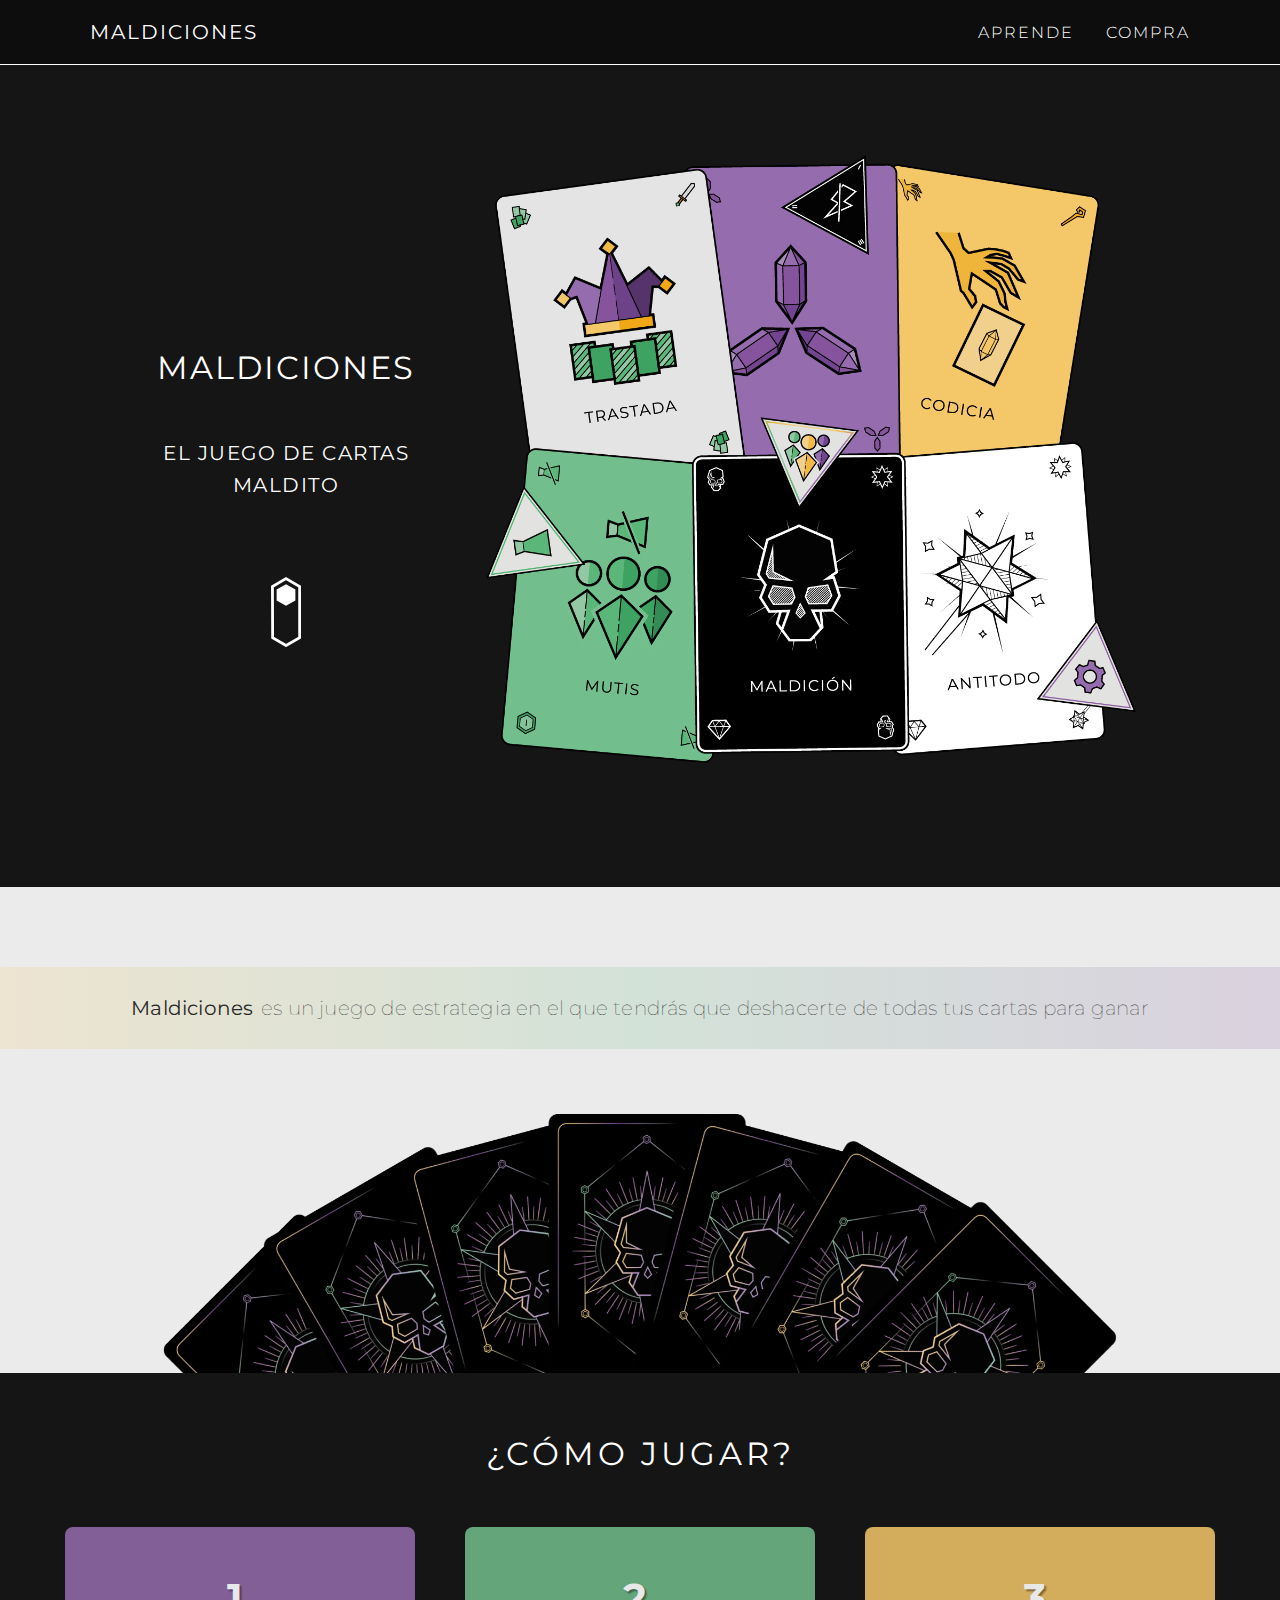
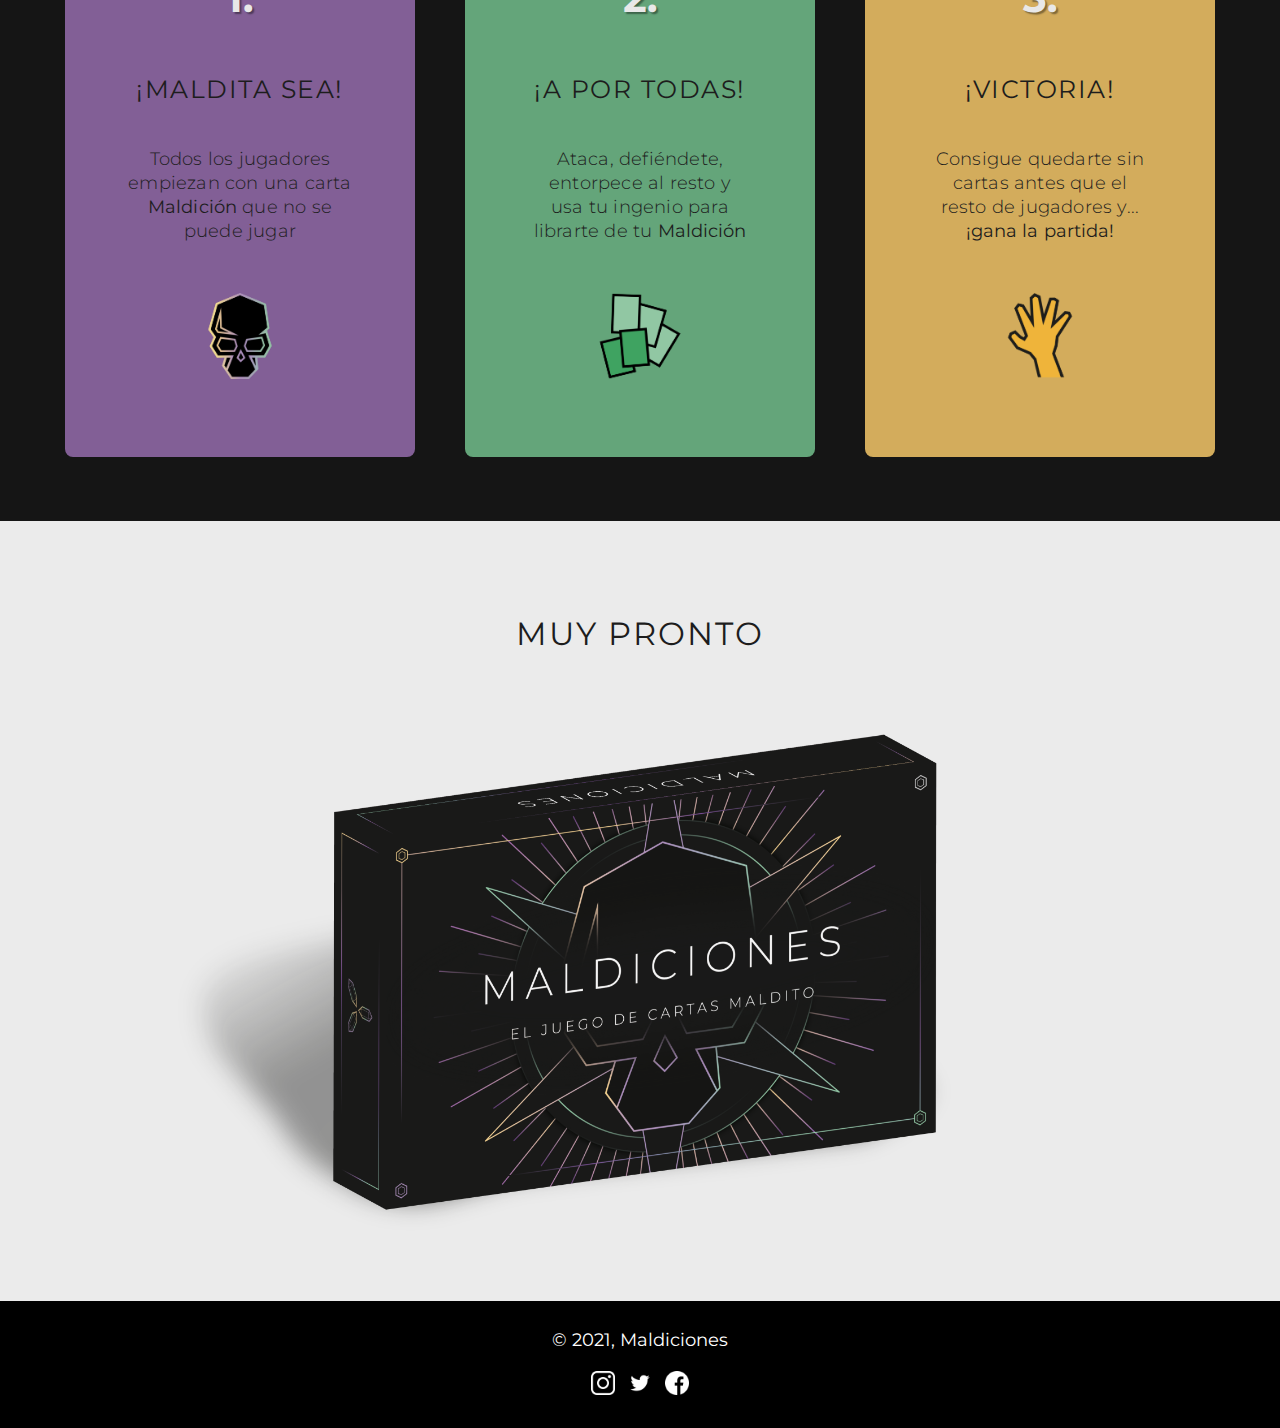
<file: index.html>
<!DOCTYPE html>
<html lang="es">
    <head>
        <meta charset="UTF-8">
        <meta name="viewport" content="width=device-width, initial-scale=1.0">
        <title>Maldiciones</title>
        <link rel="stylesheet" href="css/style.css">
        <link rel="icon" href="images/Flaticon.png" sizes="32x32">
        <link rel="icon" href="images/Flaticon.png" sizes="192x192">
        <link rel="apple-touch-icon" href="images/Flaticon.png">
    </head>
    <body>

        <!-- HEADER -->

        <header>
            <div class="header-container">
                <a href="index.html" class="logo">MALDICIONES</a>
                <nav>
                    <ul>
                        <li><a href="#" onclick="toggle();">APRENDE</a></li>
                        <li><a href="placeholder.html">COMPRA</a></li>
                    </ul>
                </nav>
                <div class="trailer">
                    <video src="videos/maldiciones-anim-opt.mp4" controls="true"></video>
                    <img src="images/Close.png" alt="close button" class="close" onclick="toggle();">
                </div>
            </div>
        </header>

        <!-- OPENING -->

        <section class="opening">
            <div class="opening-container">
                <div class="opening-left fade-in">
                    <div class="opening-text">
                        <h1>MALDICIONES</h1>
                        <h3>EL JUEGO DE CARTAS <br>MALDITO</h3>
                    </div>
                    <div class="scroll-content">
                        <svg class="scroll" xmlns="http://www.w3.org/2000/svg" 
                            viewBox="0 0 43 100.52"><defs><style>.cls-1{fill:none;stroke:#fff;stroke-miterlimit:10;stroke-width:4px;}.cls-2{fill:#fff;}</style></defs>
                            <g id="Grupo_4" data-name="Grupo 4">
                            <path id="Trazado_15" data-name="Trazado 15" class="cls-1" d="M38,39l.29,73.42,19.21,11.24L77,112.56V39L57.46,27.73Z" transform="translate(-35.95 -25.42)"/>
                            <g id="Trazado_16" data-name="Trazado 16"><polygon class="hexagon" points="34.93 18.08 34.93 33.58 21.51 41.33 8.08 33.58 8.08 18.08 21.51 10.33 34.93 18.08"/></g>
                            </g>
                        </svg>
                    </div>
                </div>
                <div class="opening-image fade-in-delay">
                    <img src="images/Conjunto parte trasera.png" alt="Cartas Maldiciones" class="intro-image fade-in">
                </div>
            </div>
        </section>

        <!-- MID SECTION -->

        <section class="mid">
            <div class="mid-container fade-in">
                <div class="subtitle">
                    <span class="p-subtitle p-strong fade-in-delay">Maldiciones</span>
                    <span class="p-subtitle fade-in-delay">es un juego de estrategia en el que tendrás que deshacerte de todas tus cartas para ganar</span>
                </div>
                <div class="cardhand">
                    <div class="back-group">
                        <img src="images/Grupo traseras.png" alt="Cartas Maldiciones traseras" class="fade-in">
                    </div>
                </div>
            </div>
        </section>

        <!-- RULES -->

        <section class="rules">
            <div class="rules-container fade-in">
                <div class="howto-box">
                    <h1 class="howto fade-in">¿CÓMO JUGAR?</h1>
                </div>
                <div class="rules-box">
                    <div class="rules-card purple fade-in">
                        <h1 class="number1 fade-in-delay">1.</h1>
                        <h3 class="rule-subtitle1 fade-in-delay">¡MALDITA SEA!</h3>
                        <p class="rule-text1 fade-in-delay">Todos los jugadores <br>empiezan con una carta <br><strong>Maldición</strong> que no se <br>puede jugar</p>
                        <img class="rule-icon fade-in-delay" src="images/Cabeza.png" alt="Icono Maldiciones">
                    </div>
                    <div class="rules-card green fade-in">
                        <h1 class="number2 fade-in-delay">2.</h1>
                        <h3 class="rule-subtitle2 fade-in-delay">¡A POR TODAS!</h3>
                        <p class="rule-text2 fade-in-delay">Ataca, defiéndete, <br>entorpece al resto y <br>usa tu ingenio para <br>librarte de tu <strong>Maldición</strong></p>
                        <img class="rule-icon fade-in-delay" src="images/Cartas Trastada_2.png" alt="Icono trastada">
                    </div>
                    <div class="rules-card yellow fade-in">
                        <h1 class="number3 fade-in-delay">3.</h1>
                        <h3 class="rule-subtitle3 fade-in-delay">¡VICTORIA!</h3>
                        <p class="rule-text3 fade-in-delay">Consigue quedarte sin <br>cartas antes que el <br>resto de jugadores y... <br><strong>¡gana la partida!</strong></p>
                        <img class="rule-icon fade-in-delay" src="images/Mano embestida amarilla.png" alt="Icono embestida amarilla">
                    </div>
                </div>
            </div>
        </section>

        <!-- COMING SOON -->

        <section class="coming-soon">
            <div class="coming-soon-container">
                <div class="soon">
                    <h1 class="soon-h1 fade-in">MUY PRONTO</h1>
                </div>
                <div class="coming-soon-img fade-in-delay">
                    <img src="images/Intento A.png" alt="Caja Maldiciones" class="fade-in">
                </div>
            </div>
        </section>
        
        <!-- FOOTER -->
        
        <footer>
            <div class="copyright fade-in">
                <a href="card.html">© 2021, Maldiciones</a>
            </div>
            <div class="sns-container">
                <a href="https://instagram.com"><img src="images/instagram.png" alt="Instagram" class="sns-icon"></a>
                <a href="https://twitter.com"><img src="images/twitter.png" alt="Twitter" class="sns-icon"></a>
                <a href="https://www.facebook.com"><img src="images/facebook.png" alt="Facebook" class="sns-icon"></a>
              </div>
        </footer>

        <!-- SCRIPT -->

        <script src="script.js"></script> 
        
    </body>
</file>
<file: css/style.css>
@import url("https://fonts.googleapis.com/css2?family=Montserrat:ital,wght@0,300;0,400;0,500;1,300;1,400;1,500&display=swap");

/* GENERAL */

body {
  height: 100vh;
  margin: 0;
  font-family: "Montserrat", arial;
  text-align: center;
}

a {
  text-decoration: none;
}

ul {
  list-style-type: none;
  margin: 0;
  padding: 0;
}

img {
  width: 100%;
}

.header-container,
.opening-container,
.coming-soon-container {
  max-width: 1100px;
  margin: auto;
}

.rules-container {
  max-width: 1200px;
  margin: auto;
}

/* FADE-IN ANIMATION */

.fade-in {
  -webkit-animation: fade-in 1.75s cubic-bezier(0.39, 0.575, 0.565, 1) 0.75s
    both;
  animation: fade-in 1.75s cubic-bezier(0.39, 0.575, 0.565, 1) 0.75s both;
}

.fade-in-delay {
  -webkit-animation: fade-in 1.1s cubic-bezier(0.39, 0.575, 0.565, 1) 1.5s both;
  animation: fade-in 1.1s cubic-bezier(0.39, 0.575, 0.565, 1) 1.5s both;
}

@-webkit-keyframes fade-in {
  0% {
    opacity: 0;
  }

  100% {
    opacity: 1;
  }
}

@keyframes fade-in {
  0% {
    opacity: 0;
  }

  100% {
    opacity: 1;
  }
}

/* HEADER */

header {
  background-color: #0d0d0d;
  border-bottom: 0.75px solid;
  border-color: white;
}

.header-container {
  display: flex;
  justify-content: space-between;
  align-items: center;
  padding: 20px;
}

.logo {
  color: white;
  letter-spacing: clamp(0.5px, 2.5vw, 2px);
  font-size: clamp(15px, 2.5vw, 20px);
  padding-right: 6px;
}

.header-container ul {
  display: flex;
}

.header-container ul > li > a {
  display: block;
  font-weight: 300;
  font-size: clamp(13px, 2.5vw, 16px);
  letter-spacing: clamp(0.5px, 2.5vw, 2px);
}

.header-container li:first-child {
  padding-left: clamp(20px, 2.5vw, 40px);
  padding-right: clamp(1px, 2.5vw, 40px);
}

.header-container a:visited,
.header-container a:link {
  text-decoration: none;
  color: white;
}

.trailer {
  position: fixed;
  top: 50%;
  left: 50%;
  transform: translate(-50%, -50%);
  z-index: 100;
  background: rgba(0, 0, 0, 0.95);
  width: 100%;
  height: 100%;
  display: flex;
  justify-content: center;
  align-items: center;
  visibility: hidden;
  opacity: 0;
}

video {
  position: relative;
  max-width: 90%;
  max-height: 90%;
  outline: none;
}

.active {
  visibility: visible;
  opacity: 1;
}

.close {
  position: absolute;
  top: 30px;
  right: 30px;
  cursor: pointer;
  max-width: 25px;
}

/* OPENING */

.opening {
  background-color: #151515;
  color: white;
}

.opening-container {
  justify-content: center;
  text-align: center;
  padding: 20px 32px 48px 32px;
}

.opening-text {
  padding: 12px 0;
}

.opening-text h1 {
  font-weight: normal;
  letter-spacing: 2px;
  font-size: clamp(30px, 2.5vw, 34px);
  padding-bottom: 8px;
  position: relative;
  display: inline-block;
  margin-top: 32px;
  margin-bottom: 6px;
}

/* UNDERLINE EFFECT */

.opening-text h1::after {
  content: "";
  position: absolute;
  width: 100%;
  transform: scaleX(0);
  height: 2px;
  bottom: 2.5px;
  left: 0;
  background-color: #ffffff;
  transform-origin: bottom right;
  -webkit-transform-origin: bottom right;
  transition: transform 0.5s ease-out;
  -webkit-transition: transform 0.5s ease-out;
}

.opening-text h1:hover::after,
.opening-text h1:focus::after {
  transform: scaleX(1);
  -webkit-transform: scaleX(1);
  transform-origin: bottom left;
  -webkit-transform-origin: bottom left;
}

.opening-text h3 {
  color: white;
  font-weight: normal;
  font-size: clamp(18px, 2.5vw, 20px);
  letter-spacing: 1.5px;
  line-height: 32px;
  margin-bottom: 32px;
}

.opening-container img {
  max-width: clamp(400px, 70vw, 650px);
  transition: 1.2s ease-in-out;
  -webkit-transition: 1.2s ease-in-out;
  padding-bottom: 30px;
  position: relative;
  left: 2%;
}

/* IMG HOVER EFFECT */

.opening-container img:hover,
.opening-container img:focus {
  scale: 1.01;
  filter: drop-shadow(0 0 6px #ffffffcc);
}

.scroll {
  width: 30px;
  margin-top: 2em;
  display: none;
}

/* MID-SECTION */

.mid {
  background-color: #ebebeb;
  padding: 80px 0;
}

.subtitle {
  font-weight: lighter;
  color: #292929;
  letter-spacing: 0.01em;
  font-size: clamp(16px, 2.5vw, 20px);
  line-height: 1.7em;
  background: linear-gradient(90deg, #f4c76833, #72be8c33, #956cad33);
  padding: 24px;
}

.p-strong {
  font-weight: 400;
  position: relative;
  margin-right: 0.2%;
}

.p-strong::after {
  content: "";
  position: absolute;
  width: 100%;
  transform: scaleX(0);
  -webkit-transform: scaleX(0);
  height: 2.5px;
  bottom: 0;
  left: 0;
  background-color: #ffffff;
  transform-origin: bottom right;
  -webkit-transform-origin: bottom right;
  transition: transform 0.5s ease-out;
  -webkit-transition: transform 0.5s ease-out;
}

.p-strong:hover::after,
.p-strong:focus::after {
  transform: scaleX(1);
  -webkit-transform: scaleX(1);
  transform-origin: bottom left;
  -webkit-transform-origin: bottom left;
}

.back-group {
  display: none;
}

/* RULES */

.rules {
  background-color: #151515;
  z-index: 0;
  position: relative;
  padding: 24px 0;
}

.howto-box {
  display: block;
  text-align: center;
  padding: 16px 0 24px 0;
}

.howto {
  position: relative;
  color: white;
  font-weight: normal;
  letter-spacing: 4px;
  font-size: 32px;
  padding-bottom: 8px;
  display: inline-block;
}

/* UNDERLINE EFFECT*/

.howto::after {
  content: "";
  position: absolute;
  width: 100%;
  transform: scaleX(0);
  height: 2px;
  bottom: 0;
  left: 0;
  background-color: white;
  transform-origin: bottom right;
  -webkit-transform-origin: bottom right;
  transition: transform 0.5s ease-out;
  -webkit-transition: transform 0.5s ease-out;
}

.howto:hover::after,
.howto:focus::after {
  transform: scaleX(1);
  -webkit-transform: scaleX(1);
  transform-origin: bottom left;
  -webkit-transform-origin: bottom left;
}

.rules-box {
  display: flex;
  align-items: center;
  flex-direction: column;
}

.rules-box h1 {
  color: #e8e8e8;
  text-shadow: 2px 2px 1.5px #00000066;
  font-size: clamp(40px, 2.5vw, 46px);
}

.rules-box h3 {
  color: #1d1d1d;
  font-weight: 400;
  font-size: clamp(23px, 2.5vw, 25px);
  letter-spacing: 1.5px;
}

.rules-box p {
  color: #1d1d1d;
  font-weight: 300;
  font-size: clamp(16px, 2.5vw, 18px);
  line-height: clamp(22px, 2.5vw, 24px);
  letter-spacing: 0.2px;
}

strong {
  letter-spacing: 0.1px;
}

.purple {
  position: relative;
  background-color: #956cadd9;
  border-radius: 8px;
}

.green {
  position: relative;
  background-color: #72be8cd9;
  border-radius: 8px;
}

.yellow {
  position: relative;
  background-color: #f4c768d9;
  border-radius: 8px;
}

.rules-card {
  padding: 20px 40px 30px 40px;
  width: clamp(250px, 30vw, 270px);
  height: 480px;
  display: flex;
  flex-direction: column;
  justify-content: flex-start;
  align-items: center;
  margin-bottom: 40px;
}

.rules-card img {
  max-width: 150px;
}

/* CARDS WHITE BORDER EFFECT + SCALE EFFECT + COLOR EFFECT */

.purple::after,
.purple::before,
.green::after,
.green::before,
.yellow::after,
.yellow::before {
  content: "";
  position: absolute;
  top: 12px;
  bottom: 12px;
  left: 12px;
  right: 12px;
  border-radius: 8px;
}

.purple::before,
.green::before,
.yellow::before {
  transform: scale(0, 1);
  transition: transform ease-out 250ms;
  border-top: 1px solid white;
  border-bottom: 1px solid white;
}

.purple::after,
.green::after,
.yellow::after {
  transform: scale(1, 0);
  -webkit-transform: scale(1, 0);
  transition: transform ease-out 250ms;
  -webkit-transition: transform ease-out 250ms;
  border-left: 1px solid white;
  border-right: 1px solid white;
}

.purple:hover,
.purple:focus {
  background-color: #956cad;
}

.green:hover,
.green:focus {
  background-color: #72be8c;
}

.yellow:hover,
.yellow:focus {
  background-color: #f4c768;
}

.purple:hover::before,
.green:hover::before,
.yellow:hover::before,
.purple:hover::after,
.green:hover::after,
.yellow:hover::after,
.purple:focus::before,
.green:focus::before,
.yellow:focus::before,
.purple:focus::after,
.green:focus::after,
.yellow:focus::after {
  transform: scale(1, 1);
  -webkit-transform: scale(1, 1);
}

/* COMING SOON */

.coming-soon {
  background-color: #ebebeb;
  padding-top: 30px;
}
.soon {
  display: inline-block;
  text-align: center;
  padding-bottom: 12px;
  padding-top: 24px;
}

.soon-h1 {
  color: #1d1d1d;
  position: relative;
  letter-spacing: 2px;
  font-size: 32px;
  font-weight: normal;
  padding: 18px 0;
}

/* UNDERLINE EFFECT*/

.soon-h1::after {
  content: "";
  position: absolute;
  width: 100%;
  transform: scaleX(0);
  height: 2px;
  bottom: 12px;
  left: 0;
  background-color: #1d1d1d;
  transform-origin: bottom right;
  -webkit-transform-origin: bottom right;
  transition: transform 0.5s ease-out;
  -webkit-transition: transform 0.5s ease-out;
}

.soon-h1:hover::after,
.soon-h1:focus::after {
  transform: scaleX(1);
  -webkit-transform: scaleX(1);
  transform-origin: bottom left;
  -webkit-transform-origin: bottom left;
}

.coming-soon img {
  position: relative;
  max-width: clamp(400px, 70vw, 900px);
  transition: 1.2s ease-in-out;
  -webkit-transition: 1.2s ease-in-out;
  padding-bottom: 30px;
  scale: 0.9;
  left: -5%;
}

.coming-soon img:hover,
.coming-soon img:focus {
  scale: 0.92;
}

/* FOOTER */

footer {
  background-color: black;
  color: white;
  display: flex;
  flex-direction: column;
  justify-content: center;
  padding: 28px 12px;
  font-size: clamp(16px, 2.5vw, 18px);
}

a:visited,
a:link {
  color: white;
  text-decoration: white;
}

.sns-container {
  padding-top: 16px;
}

.sns-container > a > img {
  width: 24px;
  filter: invert(100%);
  padding: 4px 4px 0 4px;
}

/* MEDIA QUERIES */

@media only screen and (min-width: 1200px) {
  .opening-container {
    display: flex;
    justify-content: space-around;
    align-items: center;
    padding: 7% 10% 7% 10%;
  }

  .opening-left h1 {
    padding-bottom: 24px;
  }

  .opening-left {
    position: relative;
    display: flex;
    flex-direction: column;
    align-items: center;
  }

  .scroll {
    display: block;
  }

  .hexagon {
    animation: bounce 2s infinite alternate ease-in-out 1.5s;
    fill: white;
  }

  /* SCROLL HEXAGON ANIMATION*/

  @keyframes bounce {
    0% {
      transform: translateY(0);
    }

    100% {
      transform: translateY(48.5px);
    }
  }

  .cardhand {
    display: flex;
    align-items: center;
    justify-content: center;
  }

  .back-group {
    display: block;
    padding-top: 5%;
    max-width: 75%;
    z-index: 0;
    margin-bottom: -20%;
    transition: 1.2s ease-in-out;
  }

  .back-group:hover,
  .back-group:focus {
    scale: 1.02;
  }

  .rules-box {
    display: flex;
    flex-direction: row;
    justify-content: space-around;
  }

  .coming-soon img {
    left: -7%;
  }
}
</file>
